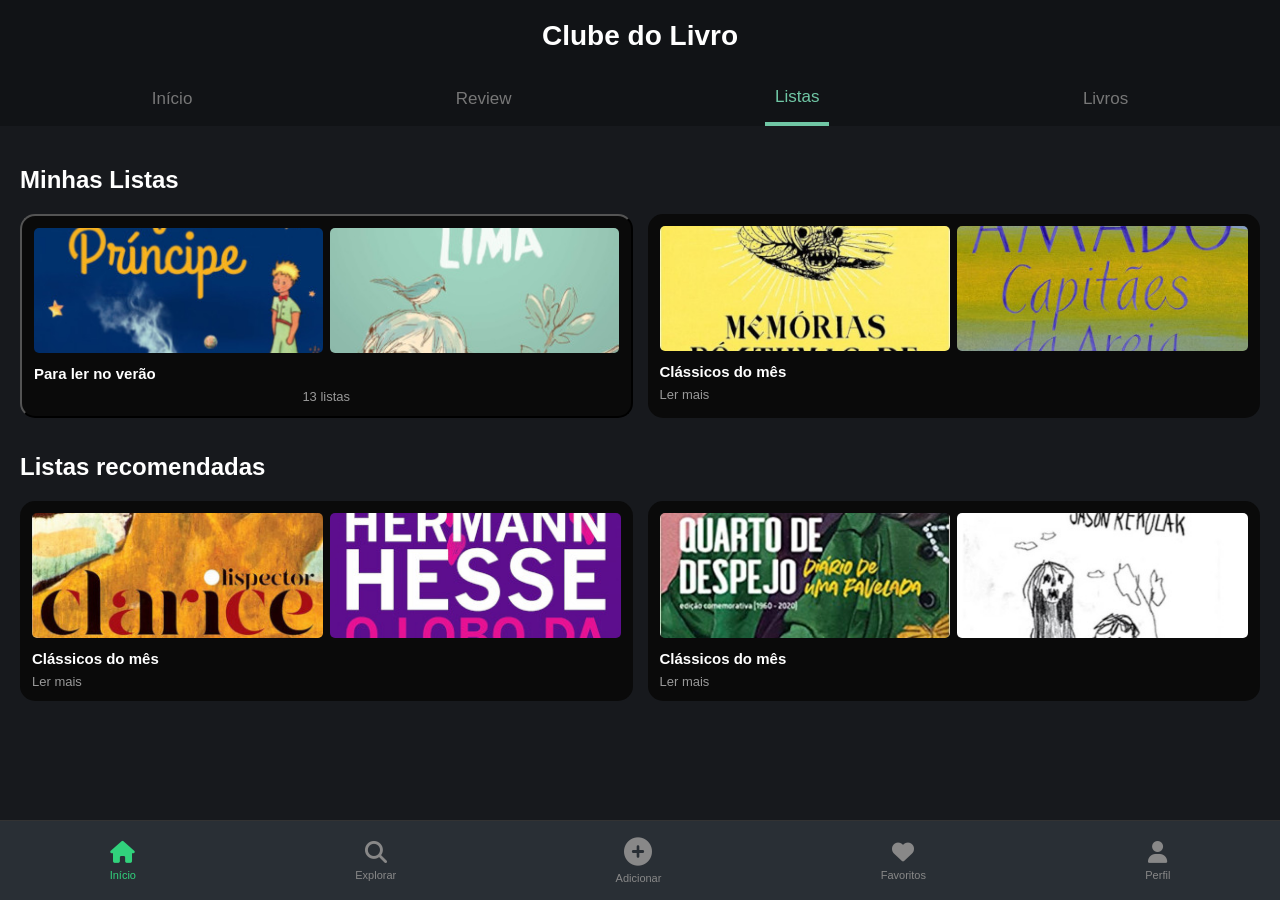
<file: arquivos/listas.html>
<!DOCTYPE html>
<html lang="pt-BR">

<head>
    <meta charset="UTF-8">
    <meta name="viewport" content="width=device-width, initial-scale=1.0">

    <link rel="stylesheet"
        href="https://cdnjs.cloudflare.com/ajax/libs/font-awesome/6.5.2/css/all.min.css">

    <link rel="stylesheet" href="style.css">

    <title>Clube do Livro</title>
</head>

<body>

    <header>
        <div class="cabecalho">

            <h1>Clube do Livro</h1>

            <nav>
                <button><a href="index.html">Início</a></button>
                <button><a href="review.html">Review</a></button>
                <button class="ativo"><a href="listas.html">Listas</a></button>
                <button><a href="livros.html">Livros</a></button>
            </nav>

        </div>
    </header>

    <main>

        <h2>Minhas Listas</h2>

        <section class="listas">

            <button type="button" class="card"><a href="verao.html">
                <div class="livros">
                    <img src="o pequeno príncipe.jpg">
                    <img src="meu pé de laranja lima.jpg">
                  </div> </a>

                <h3>Para ler no verão</h3>
                <p>13 listas</p>
            </button>

            <div class="card">
                <div class="livros">
                    <img src="memória póstumas de brás cubas.jpg">
                    <img src="capitães de areia.jpg">
                </div>

                <h3>Clássicos do mês</h3>
                <p>Ler mais</p>
            </div>

        </section>


        <h2>Listas recomendadas</h2>

        <section class="listas">

            <div class="card">
                <div class="livros">
                    <img src="a hora da estrela.jpg">
                    <img src="o lobo da estepe.jpg">
                </div>

                <h3>Clássicos do mês</h3>
                <p>Ler mais</p>
            </div>

            <div class="card">
                <div class="livros">
                    <img src="quarto do despejo.jpg">
                    <img src="desenhos ocultos.jpg">
                </div>

                <h3>Clássicos do mês</h3>
                <p>Ler mais</p>
            </div>

        </section>

    </main>


    <div class="menu">

        <button>
            <i class="fa-solid fa-house"></i>
            <span>Início</span>
        </button>

        <button>
            <i class="fa-solid fa-magnifying-glass"></i>
            <span>Explorar</span>
        </button>

        <button>
            <i class="fa-solid fa-circle-plus"></i>
            <span>Adicionar</span>
        </button>

        <button>
            <i class="fa-solid fa-heart"></i>
            <span>Favoritos</span>
        </button>

        <button>
            <i class="fa-solid fa-user"></i>
            <span>Perfil</span>
        </button>

    </div>

</body>
</html>
</file>
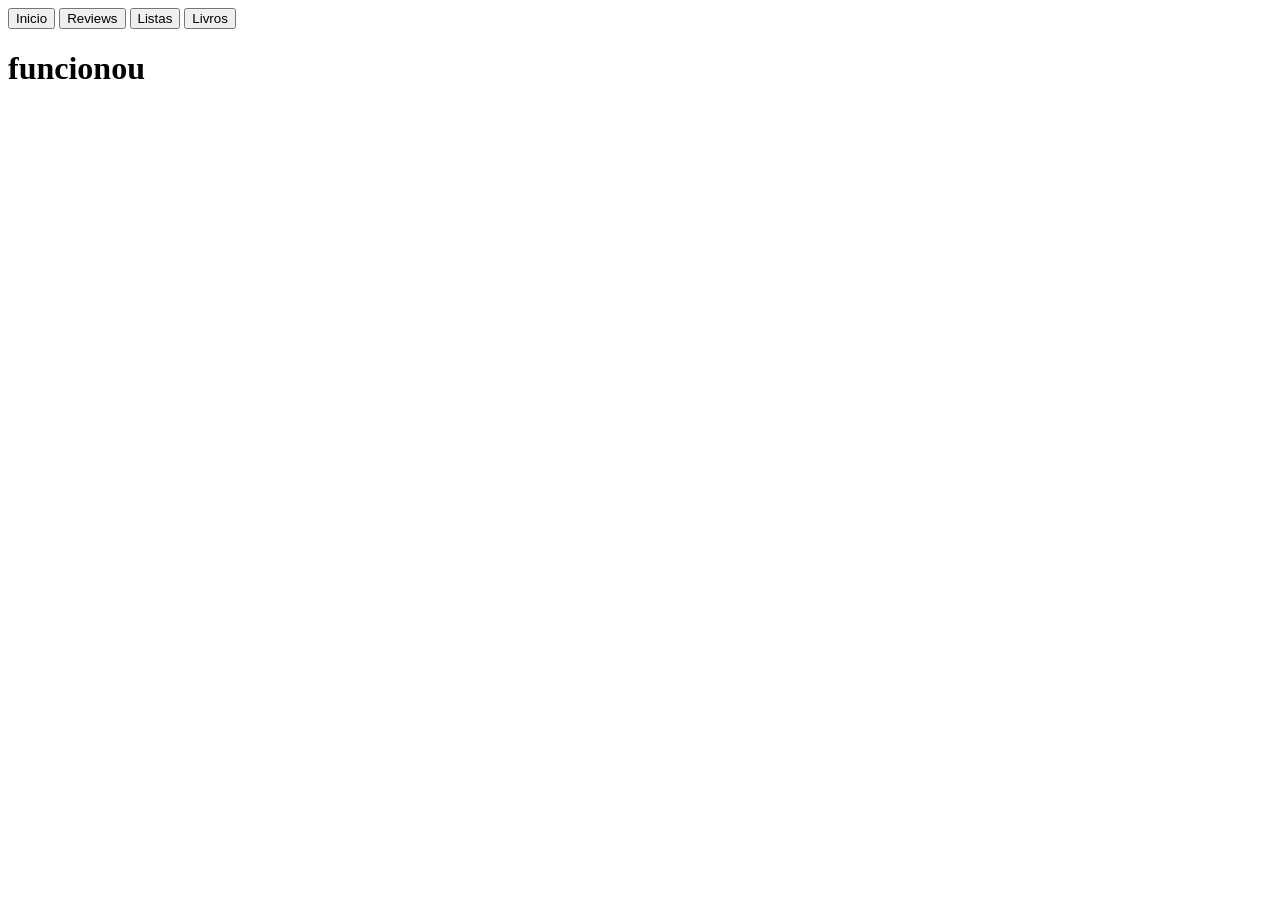
<file: arquivos/livros.html>
<!DOCTYPE html>
<html lang="pt-BR">
    <head>
    <meta charset="UTF-8">
    <title>Livros</title>
    <body>
        <header>
     <form>
            <button formaction="index.html">Inicio</button>
            <button formaction="review.html">Reviews</button>
            <button formaction="listas.html">Listas</button>
            <button formaction="livros.html">Livros</button>
        </form>
</header>
<h1>
    funcionou
</h1>
    </body>
</html>
</file>
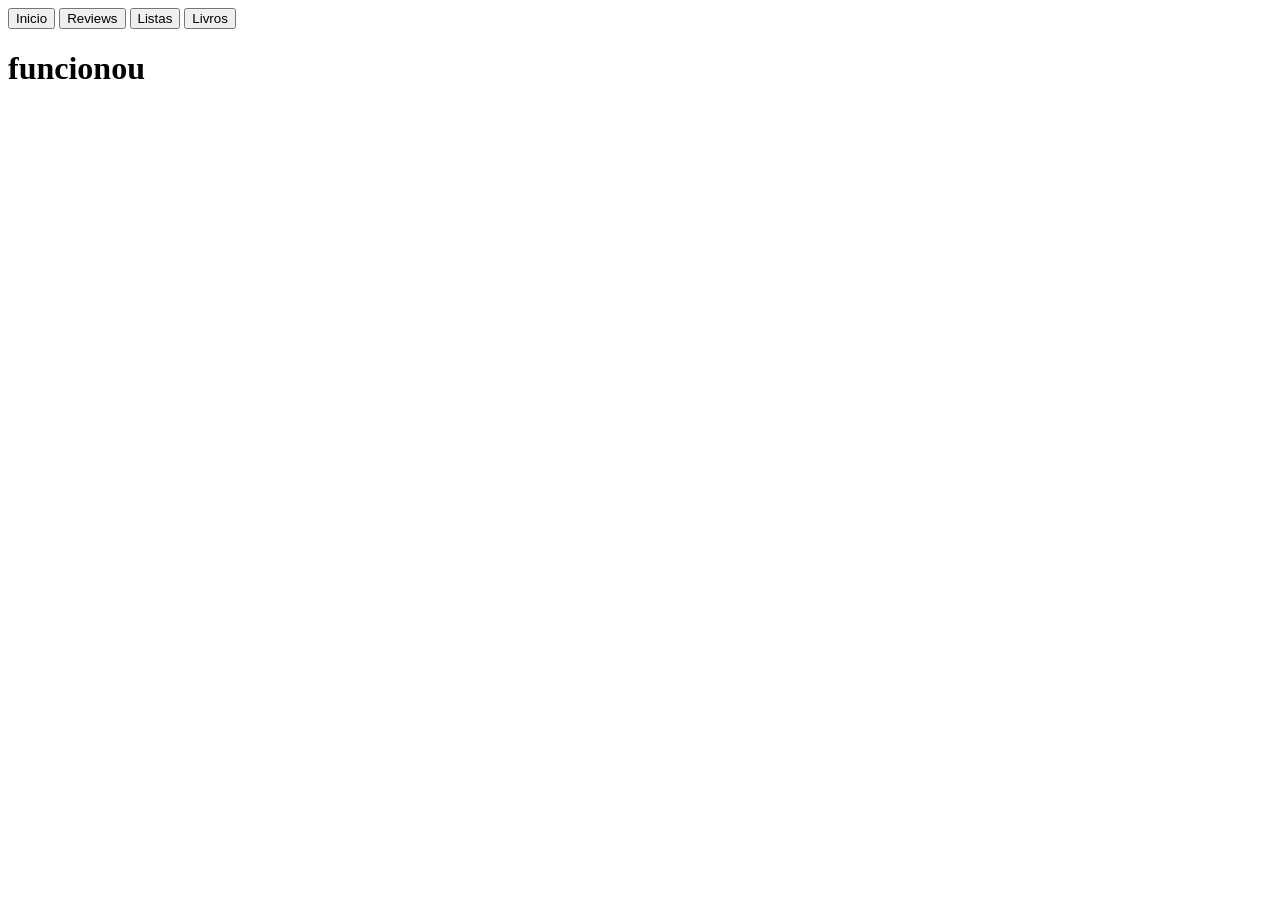
<file: arquivos/review.html>
<!DOCTYPE html>
<html lang="pt-BR">
    <head>
    <meta charset="UTF-8">
    <title>Reviews</title>
    <body>
        <header>
     <form>
            <button formaction="index.html">Inicio</button>
            <button formaction="review.html">Reviews</button>
            <button formaction="listas.html">Listas</button>
            <button formaction="livros.html">Livros</button>
        </form>
</header>
<h1>
    funcionou
</h1>
    </body>
</html>
</file>
<file: arquivos/style.css>
@charset "UTF-8";
/* =========================
   CONFIGURAÇÕES GERAIS
========================= */

* {
    margin: 0;
    padding: 0;
    box-sizing: border-box;
}

body {
    background-color: #17191d;
    color: white;
    font-family: Arial, sans-serif;
    padding-bottom: 100px;
}


/* =========================
   CABEÇALHO
========================= */

header {
    background-color: #111316;
    padding: 20px 20px 0;
}

.cabecalho h1 {
    text-align: center;
    font-size: 28px;
    margin-bottom: 20px;
}

nav {
    display: flex;
    justify-content: space-around;
    align-items: center;
}

nav button {
    background: none;
    border: none;
    padding: 15px 10px;
}

nav a {
    color: #777;
    text-decoration: none;
    font-size: 17px;
}

nav .ativo a {
    color: #70c7a5;
}

nav .ativo {
    border-bottom: 4px solid #70c7a5;
}


/* =========================
   CONTEÚDO PRINCIPAL
========================= */

main {
    padding: 30px 20px;
}

main h2 {
    font-size: 24px;
    margin-bottom: 20px;
    margin-top: 10px;
}


/* =========================
   LISTAS / CARDS
========================= */

.listas {
    display: grid;
    grid-template-columns: 1fr 1fr;
    gap: 15px;
    margin-bottom: 35px;
}

.card {
    background-color: #0a0a0a;
    border-radius: 15px;
    padding: 12px;
    overflow: hidden;
    
}

.livros {
    display: flex;
    gap: 7px;
    height: 125px;
    margin-bottom: 12px;
}

.livros img {
    width: 50%;
    height: 125px;
    object-fit: cover;
    border-radius: 5px;
}

.card h3 {
    font-size: 15px;
    color: #fff;
    text-align: left;
    transition: transform 0.3s;
    margin-bottom: 7px;
}


.card p {
    color: #999;
    font-size: 13px;
}


/* =========================
   MENU INFERIOR
========================= */

.menu {
    position: fixed;
    bottom: 0;
    left: 0;
    width: 100%;

    height: 80px;

    background-color: #292f35;

    display: flex;
    justify-content: space-around;
    align-items: center;

    border-top: 1px solid #333;
}

.menu button {
    background: none;
    border: none;
    color: #888;

    display: flex;
    flex-direction: column;
    align-items: center;

    gap: 6px;

    font-size: 11px;
}

.menu i {
    font-size: 22px;
}

.menu button:first-child {
    color: #31d27c;
}


/* =========================
   BOTÃO ADICIONAR
========================= */

.menu button:nth-child(3) i {
    font-size: 28px;
}


/* =========================
   CELULAR
========================= */

@media (max-width: 500px) {

    main {
        padding: 25px 15px;
    }

    .listas {
        gap: 10px;
    }

    .card {
        padding: 9px;
    }

    .livros {
        height: 110px;
    }

    .livros img {
        height: 110px;
    }

    .card h3 {
        font-size: 13px;
    }

    .card p {
        font-size: 11px;
    }

    nav a {
        font-size: 15px;
    }
}
</file>
